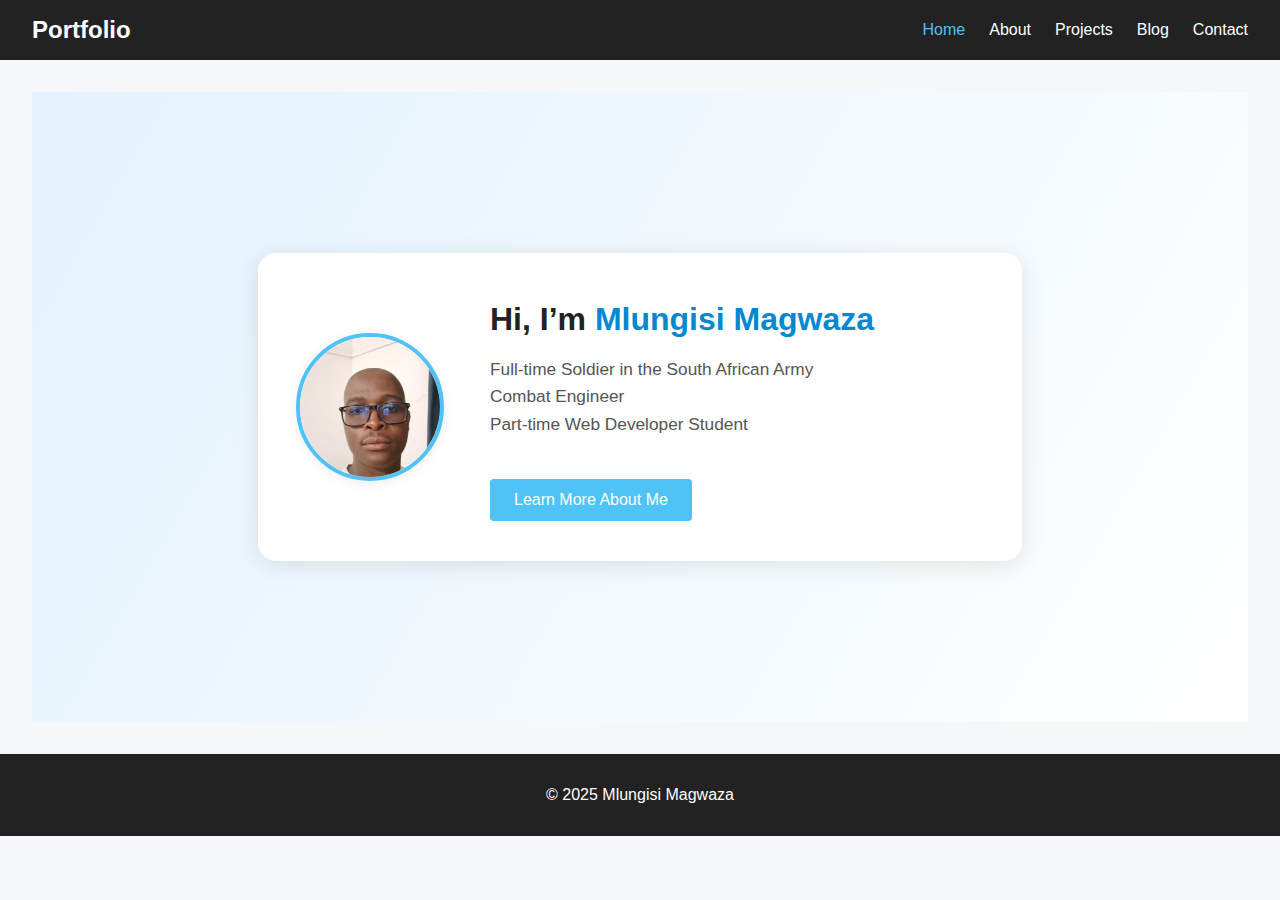
<file: index.html>
<!DOCTYPE html>
<html lang="en">
<head>
    <meta charset="UTF-8">
    <meta name="viewport" content="width=device-width, initial-scale=1.0">
    <title>Home | Student Web Developer</title>
    <link rel="stylesheet" href="style.css">
</head>
<body>
    <header>
    <div class="logo">Portfolio</div>
        <nav>
            <ul>
                <li class="active"><a href="index.html">Home</a></li>
                <li><a href="about.html">About</a></li>
                <li><a href="projects.html">Projects</a></li>
                <li><a href="blog.html">Blog</a></li>
                <li><a href="contact.html">Contact</a></li>
            </ul>
        </nav>
    </header>
    <main>
        <section class="hero-profile-alt">
            <div class="profile-card-alt">
                <div class="profile-img-col">
                    <img src="images/mlungisi.jpg" alt="Mlungisi Magwaza" class="profile-pic-large-alt">
                </div>
                <div class="profile-info-col">
                    <h1>Hi, I’m <span class="highlight">Mlungisi Magwaza</span></h1>
                    <p class="subtitle">Full-time Soldier in the South African Army<br>Combat Engineer<br>Part-time Web Developer Student</p>
                    <a href="about.html" class="btn">Learn More About Me</a>
                </div>
            </div>
        </section>
    </main>
    <footer>
    <p>© 2025 Mlungisi Magwaza</p>
    </footer>
    <script src="script.js"></script>
</body>
</html>
</file>
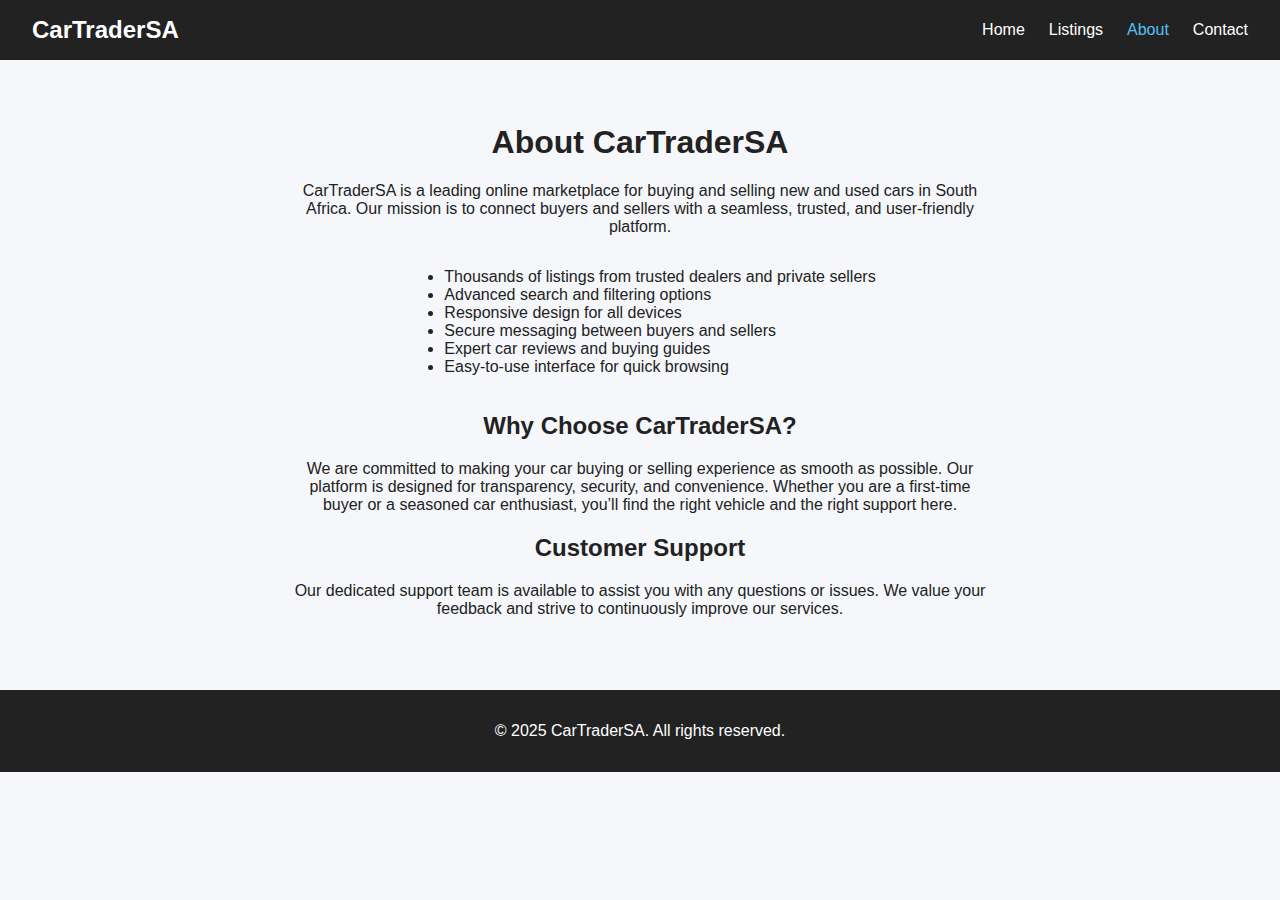
<file: about.html>
<!DOCTYPE html>
<html lang="en">
<head>
    <meta charset="UTF-8">
    <meta name="viewport" content="width=device-width, initial-scale=1.0">
    <title>About | CarTraderSA</title>
    <link rel="stylesheet" href="css/style.css">
</head>
<body>
    <header>
    <div class="logo">CarTraderSA</div>
        <nav>
            <ul>
                <li><a href="index.html">Home</a></li>
                <li><a href="listings.html">Listings</a></li>
                <li class="active"><a href="about.html">About</a></li>
                <li><a href="contact.html">Contact</a></li>
            </ul>
        </nav>
    </header>
    <main>
        <section class="about" style="max-width: 700px; margin: 2rem auto; text-align: center;">
            <h1>About CarTraderSA</h1>
            <p>CarTraderSA is a leading online marketplace for buying and selling new and used cars in South Africa. Our mission is to connect buyers and sellers with a seamless, trusted, and user-friendly platform.</p>
            <ul style="display: inline-block; text-align: left; margin: 1rem auto;">
                <li>Thousands of listings from trusted dealers and private sellers</li>
                <li>Advanced search and filtering options</li>
                <li>Responsive design for all devices</li>
                <li>Secure messaging between buyers and sellers</li>
                <li>Expert car reviews and buying guides</li>
                <li>Easy-to-use interface for quick browsing</li>
            </ul>
            <h2>Why Choose CarTraderSA?</h2>
            <p>We are committed to making your car buying or selling experience as smooth as possible. Our platform is designed for transparency, security, and convenience. Whether you are a first-time buyer or a seasoned car enthusiast, you’ll find the right vehicle and the right support here.</p>
            <h2>Customer Support</h2>
            <p>Our dedicated support team is available to assist you with any questions or issues. We value your feedback and strive to continuously improve our services.</p>
        </section>
    </main>
    <footer>
    <p>&copy; 2025 CarTraderSA. All rights reserved.</p>
    </footer>
    <script src="js/script.js"></script>
</body>
</html>
</file>
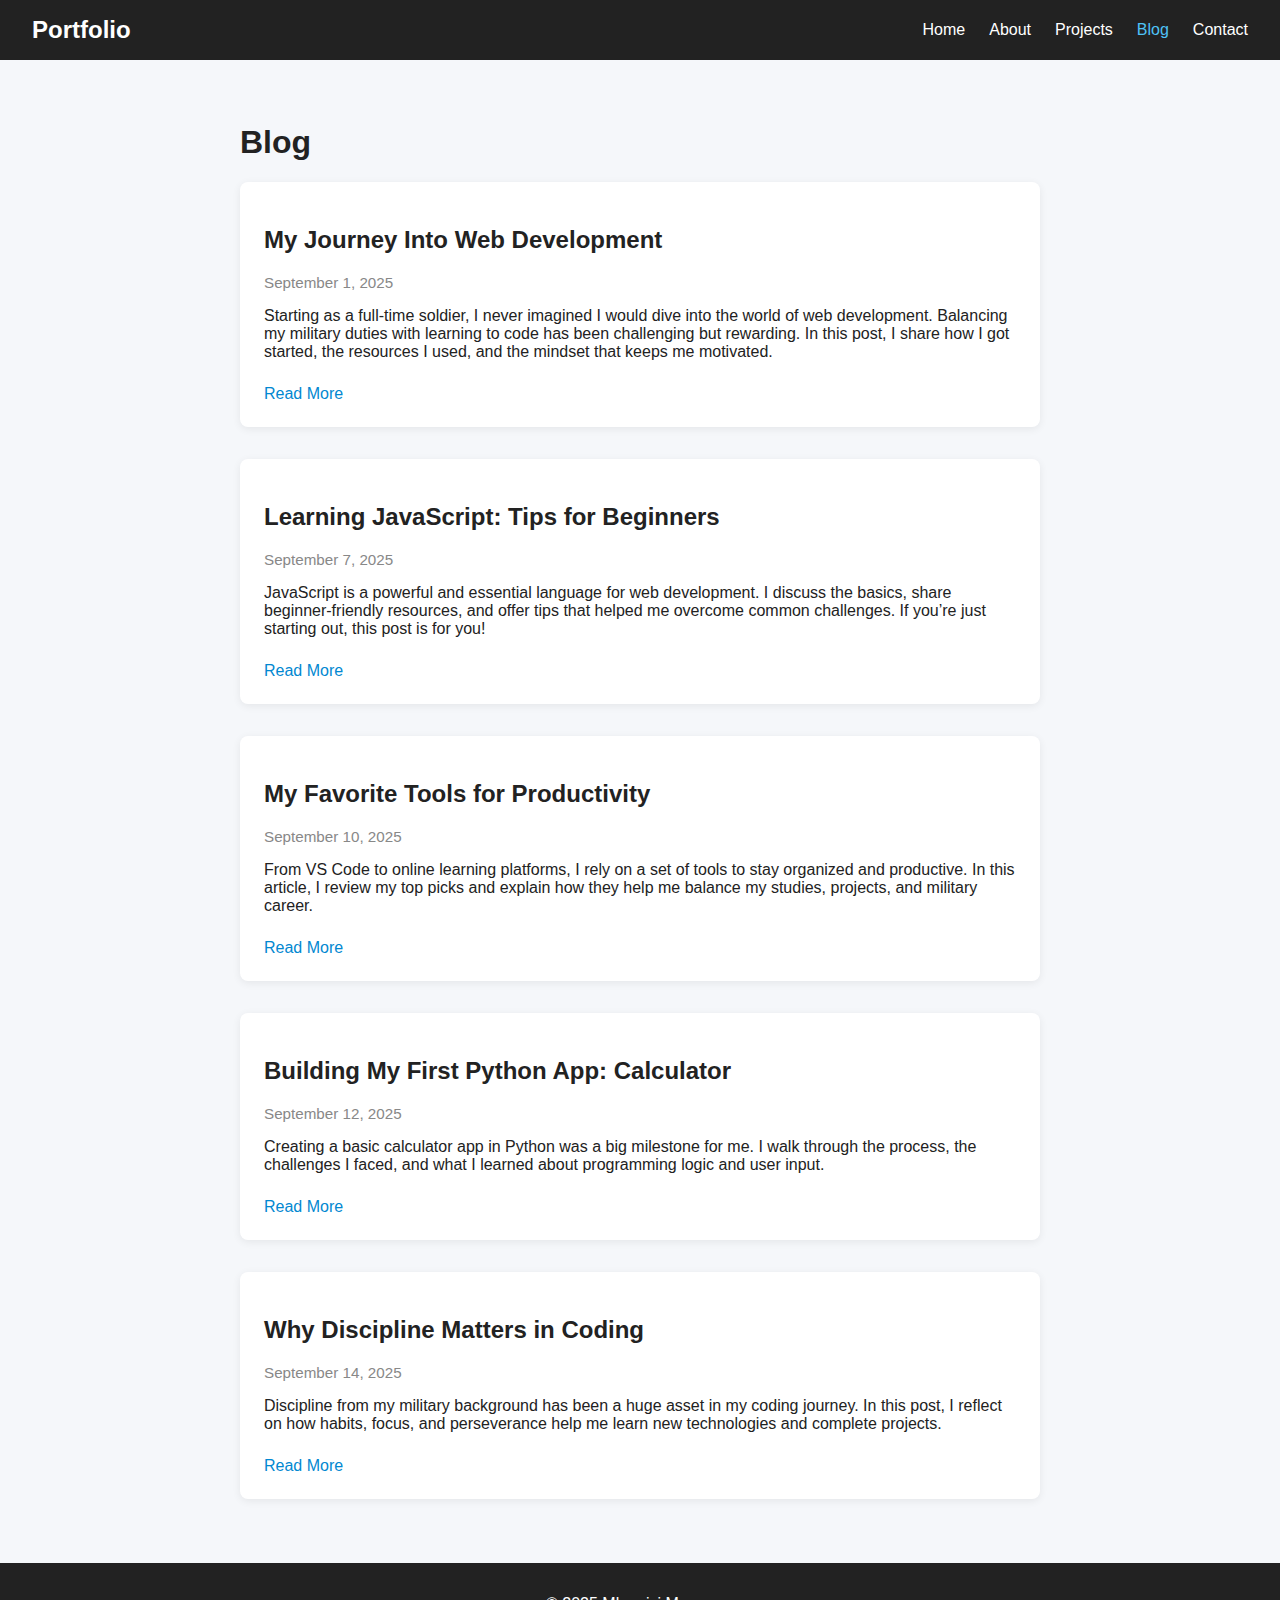
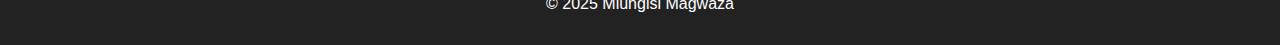
<file: blog.html>
<!DOCTYPE html>
<html lang="en">
<head>
    <meta charset="UTF-8">
    <meta name="viewport" content="width=device-width, initial-scale=1.0">
    <title>Blog | Student Web Developer</title>
    <link rel="stylesheet" href="style.css">
</head>
<body>
    <header>
    <div class="logo">Portfolio</div>
        <nav>
            <ul>
                <li><a href="index.html">Home</a></li>
                <li><a href="about.html">About</a></li>
                <li><a href="projects.html">Projects</a></li>
                <li class="active"><a href="blog.html">Blog</a></li>
                <li><a href="contact.html">Contact</a></li>
            </ul>
        </nav>
    </header>
    <main>
        <section class="blog">
            <h1>Blog</h1>
            <div class="blog-list">
                <div class="blog-post">
                    <h2>My Journey Into Web Development</h2>
                    <span class="date">September 1, 2025</span>
                    <p>Starting as a full-time soldier, I never imagined I would dive into the world of web development. Balancing my military duties with learning to code has been challenging but rewarding. In this post, I share how I got started, the resources I used, and the mindset that keeps me motivated.</p>
                    <a href="#" class="read-more">Read More</a>
                </div>
                <div class="blog-post">
                    <h2>Learning JavaScript: Tips for Beginners</h2>
                    <span class="date">September 7, 2025</span>
                    <p>JavaScript is a powerful and essential language for web development. I discuss the basics, share beginner-friendly resources, and offer tips that helped me overcome common challenges. If you’re just starting out, this post is for you!</p>
                    <a href="#" class="read-more">Read More</a>
                </div>
                <div class="blog-post">
                    <h2>My Favorite Tools for Productivity</h2>
                    <span class="date">September 10, 2025</span>
                    <p>From VS Code to online learning platforms, I rely on a set of tools to stay organized and productive. In this article, I review my top picks and explain how they help me balance my studies, projects, and military career.</p>
                    <a href="#" class="read-more">Read More</a>
                </div>
                <div class="blog-post">
                    <h2>Building My First Python App: Calculator</h2>
                    <span class="date">September 12, 2025</span>
                    <p>Creating a basic calculator app in Python was a big milestone for me. I walk through the process, the challenges I faced, and what I learned about programming logic and user input.</p>
                    <a href="#" class="read-more">Read More</a>
                </div>
                <div class="blog-post">
                    <h2>Why Discipline Matters in Coding</h2>
                    <span class="date">September 14, 2025</span>
                    <p>Discipline from my military background has been a huge asset in my coding journey. In this post, I reflect on how habits, focus, and perseverance help me learn new technologies and complete projects.</p>
                    <a href="#" class="read-more">Read More</a>
                </div>
            </div>
        </section>
    </main>
    <footer>
    <p>© 2025 Mlungisi Magwaza</p>
    </footer>
    <script src="script.js"></script>
</body>
</html>
</file>
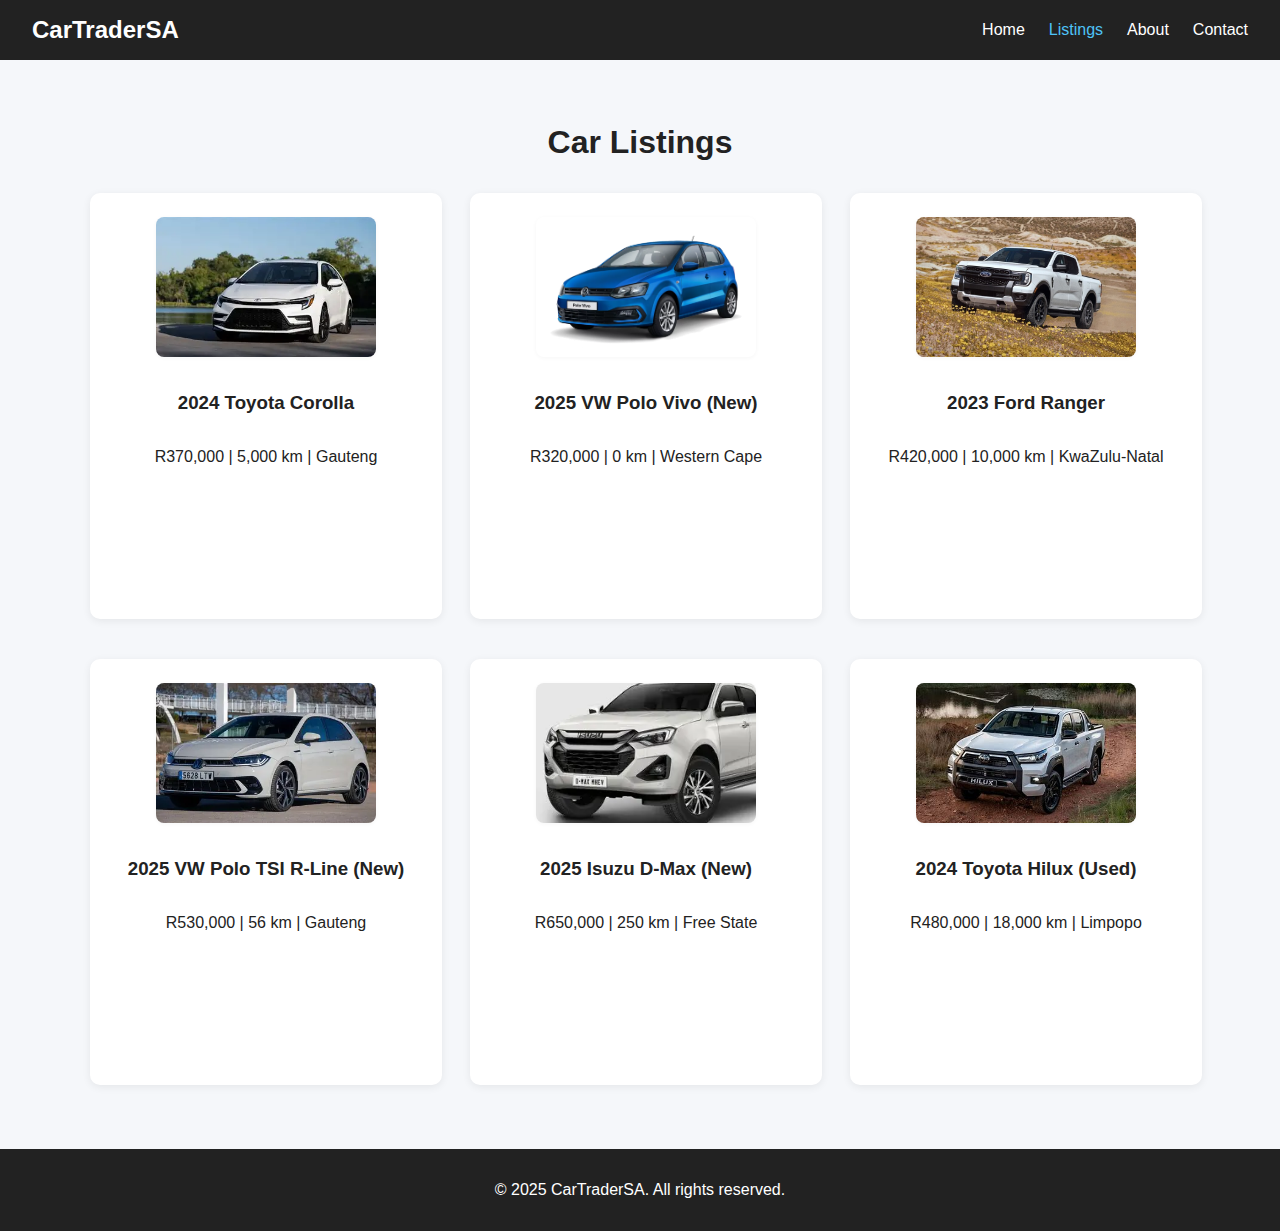
<file: listings.html>
<!DOCTYPE html>
<html lang="en">
<head>
    <meta charset="UTF-8">
    <meta name="viewport" content="width=device-width, initial-scale=1.0">
    <title>Listings | CarTraderSA</title>
    <link rel="stylesheet" href="css/style.css">
</head>
<body>
    <header>
    <div class="logo">CarTraderSA</div>
        <nav>
            <ul>
                <li><a href="index.html">Home</a></li>
                <li class="active"><a href="listings.html">Listings</a></li>
                <li><a href="about.html">About</a></li>
                <li><a href="contact.html">Contact</a></li>
            </ul>
        </nav>
    </header>
    <main>
        <section class="listings">
            <h1>Car Listings</h1>
            <div class="car-grid">
                <!-- Example car cards -->
                <div class="car-card">
                    <img src="images/car1.jpg" alt="2024 Toyota Corolla">
                    <h3>2024 Toyota Corolla</h3>
                    <p>R370,000 | 5,000 km | Gauteng</p>
                </div>
                <div class="car-card">
                    <img src="images/car2.jpg" alt="2025 VW Polo Vivo">
                    <h3>2025 VW Polo Vivo (New)</h3>
                    <p>R320,000 | 0 km | Western Cape</p>
                </div>
                <div class="car-card">
                    <img src="images/car3.jpg" alt="2023 Ford Ranger">
                    <h3>2023 Ford Ranger</h3>
                    <p>R420,000 | 10,000 km | KwaZulu-Natal</p>
                </div>
                <div class="car-card">
                    <img src="images/car4.jpg" alt="2025 VW Polo TSI R-Line">
                    <h3>2025 VW Polo TSI R-Line (New)</h3>
                    <p>R530,000 | 56 km | Gauteng</p>
                </div>
                <div class="car-card">
                    <img src="images/car5.jpg" alt="2025 Isuzu D-Max">
                    <h3>2025 Isuzu D-Max (New)</h3>
                    <p>R650,000 | 250 km | Free State</p>
                </div>
                <div class="car-card">
                    <img src="images/car6.jpg" alt="2024 Toyota Hilux">
                    <h3>2024 Toyota Hilux (Used)</h3>
                    <p>R480,000 | 18,000 km | Limpopo</p>
                </div>
            </div>
        </section>
    </main>
    <footer>
    <p>&copy; 2025 CarTraderSA. All rights reserved.</p>
    </footer>
    <script src="js/script.js"></script>
</body>
</html>
</file>
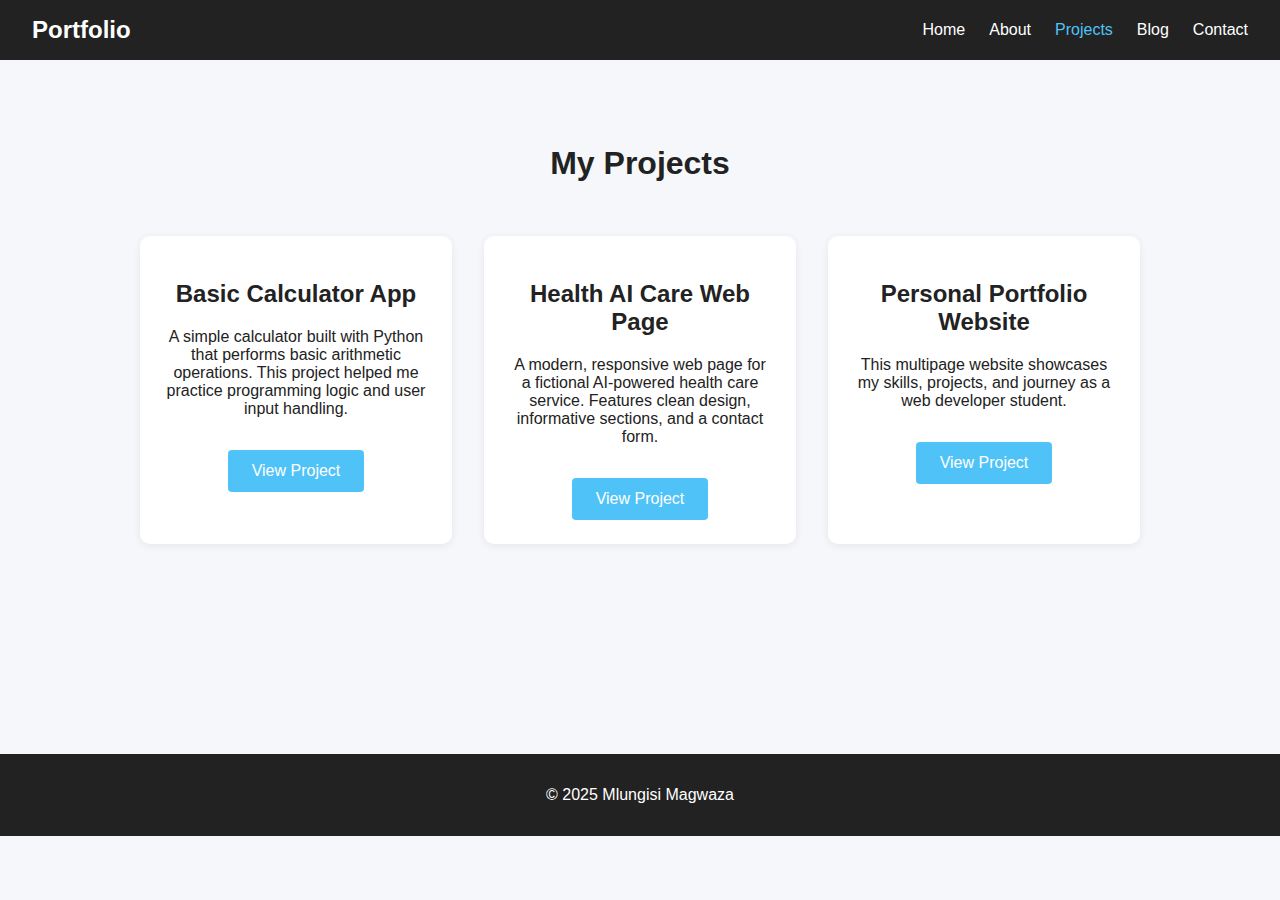
<file: projects.html>
<!DOCTYPE html>
<html lang="en">
<head>
    <meta charset="UTF-8">
    <meta name="viewport" content="width=device-width, initial-scale=1.0">
    <title>Projects | Student Web Developer</title>
    <link rel="stylesheet" href="style.css">
</head>
<body>
    <header>
    <div class="logo">Portfolio</div>
        <nav>
            <ul>
                <li><a href="index.html">Home</a></li>
                <li><a href="about.html">About</a></li>
                <li class="active"><a href="projects.html">Projects</a></li>
                <li><a href="blog.html">Blog</a></li>
                <li><a href="contact.html">Contact</a></li>
            </ul>
        </nav>
    </header>
    <main>
        <section class="projects">
            <h1>My Projects</h1>
            <div class="project-grid">
                <div class="project-card">
                    <h2>Basic Calculator App</h2>
                    <p>A simple calculator built with Python that performs basic arithmetic operations. This project helped me practice programming logic and user input handling.</p>
                    <a href="#" class="btn">View Project</a>
                </div>
                <div class="project-card">
                    <h2>Health AI Care Web Page</h2>
                    <p>A modern, responsive web page for a fictional AI-powered health care service. Features clean design, informative sections, and a contact form.</p>
                    <a href="#" class="btn">View Project</a>
                </div>
                <div class="project-card">
                    <h2>Personal Portfolio Website</h2>
                    <p>This multipage website showcases my skills, projects, and journey as a web developer student.</p>
                    <a href="#" class="btn">View Project</a>
                </div>
            </div>
        </section>
    </main>
    <footer>
    <p>© 2025 Mlungisi Magwaza</p>
    </footer>
    <script src="script.js"></script>
</body>
</html>
</file>
<file: style.css>
.social-row {
    display: flex;
    justify-content: center;
    align-items: center;
    gap: 2.5rem;
    margin-bottom: 1.2rem;
}
.social-icon {
    display: flex;
    align-items: center;
    justify-content: center;
    background: #fff;
    border-radius: 50%;
    width: 48px;
    height: 48px;
    box-shadow: 0 2px 8px rgba(0,0,0,0.07);
    transition: box-shadow 0.2s, transform 0.2s;
}
.social-icon:hover {
    box-shadow: 0 6px 20px rgba(0,0,0,0.13);
    transform: scale(1.08);
}
.contact-info-centered {
    display: flex;
    flex-direction: column;
    align-items: center;
    gap: 0.7rem;
}
.contact-icon {
    display: flex;
    align-items: center;
    gap: 0.5rem;
    text-decoration: none;
    margin-bottom: 0.5rem;
    transition: background 0.2s;
    padding: 0.2rem 0.5rem;
    border-radius: 6px;
}
.contact-icon:hover {
    background: #e3f2fd;
}
.contact-text {
    color: #222;
    font-size: 1rem;
    font-family: inherit;
    word-break: break-all;
}
.hero-profile-alt {
    display: flex;
    justify-content: center;
    align-items: center;
    min-height: 70vh;
    background: linear-gradient(120deg, #e3f2fd 0%, #fff 100%);
    animation: fadeIn 1.2s;
}
.profile-card-alt {
    display: flex;
    flex-direction: row;
    background: #fff;
    border-radius: 18px;
    box-shadow: 0 4px 24px rgba(0,0,0,0.10);
    padding: 2.5rem 2rem;
    max-width: 700px;
    width: 100%;
    align-items: center;
    gap: 2.5rem;
}
.profile-img-col {
    flex: 0 0 160px;
    display: flex;
    justify-content: center;
    align-items: center;
}
.profile-pic-large-alt {
    width: 140px;
    height: 140px;
    border-radius: 50%;
    object-fit: cover;
    border: 4px solid #4fc3f7;
    box-shadow: 0 2px 12px rgba(0,0,0,0.08);
}
.profile-info-col {
    flex: 1;
    text-align: left;
}
.profile-label {
    color: #0288d1;
    font-size: 1.1rem;
    margin-bottom: 0.5rem;
    letter-spacing: 1px;
    text-transform: uppercase;
}
.profile-info-col h1 {
    font-size: 2rem;
    margin: 0.5rem 0 1rem 0;
    font-weight: 700;
}
.profile-info-col .subtitle {
    font-size: 1.08rem;
    color: #555;
    margin-bottom: 1.5rem;
    line-height: 1.6;
}
@media (max-width: 700px) {
    .profile-card-alt {
        flex-direction: column;
        padding: 1.2rem 0.5rem;
        gap: 1.2rem;
        align-items: center;
    }
    .profile-info-col {
        text-align: center;
    }
    .profile-info-col h1 {
        font-size: 1.3rem;
    }
    .profile-info-col .subtitle {
        font-size: 1rem;
    }
    .profile-img-col {
        flex: none;
    }
}
body {
    margin: 0;
    font-family: 'Segoe UI', Arial, sans-serif;
    background: #f5f7fa;
    color: #222;
}
header {
    background: #222;
    color: #fff;
    display: flex;
    align-items: center;
    justify-content: space-between;
    padding: 1rem 2rem;
}
.logo {
    font-size: 1.5rem;
    font-weight: bold;
}
nav ul {
    list-style: none;
    display: flex;
    gap: 1.5rem;
    margin: 0;
    padding: 0;
}
nav ul li a {
    color: #fff;
    text-decoration: none;
    font-weight: 500;
    transition: color 0.2s;
}
nav ul li.active a, nav ul li a:hover {
    color: #4fc3f7;
}
main {
    min-height: 70vh;
    padding: 2rem;
}
footer {
    background: #222;
    color: #fff;
    text-align: center;
    padding: 1rem 0;
    position: relative;
    bottom: 0;
    width: 100%;
}
.btn {
    display: inline-block;
    background: #4fc3f7;
    color: #fff;
    padding: 0.75rem 1.5rem;
    border: none;
    border-radius: 4px;
    text-decoration: none;
    font-size: 1rem;
    margin-top: 1rem;
    transition: background 0.2s, transform 0.2s;
    cursor: pointer;
}
.btn:hover {
    background: #0288d1;
    transform: translateY(-2px) scale(1.03);
}
.welcome {
}

.hero-profile {
    display: flex;
    justify-content: center;
    align-items: center;
    min-height: 70vh;
    background: linear-gradient(120deg, #e3f2fd 0%, #fff 100%);
    animation: fadeIn 1.2s;
}
.profile-card {
    background: #fff;
    border-radius: 18px;
    box-shadow: 0 4px 24px rgba(0,0,0,0.10);
    padding: 2.5rem 2rem;
    display: flex;
    flex-direction: column;
    align-items: center;
    max-width: 480px;
    width: 100%;
    text-align: center;
}
.profile-pic-large {
    width: 120px;
    height: 120px;
    border-radius: 50%;
    object-fit: cover;
    margin-bottom: 1.5rem;
    border: 4px solid #4fc3f7;
}
.profile-info h2 {
    color: #0288d1;
    font-size: 1.2rem;
    margin-bottom: 0.5rem;
    letter-spacing: 1px;
    text-transform: uppercase;
}
.profile-info h1 {
    font-size: 2.2rem;
    margin: 0.5rem 0 1rem 0;
    font-weight: 700;
}
.highlight {
    color: #0288d1;
}
.subtitle {
    font-size: 1.1rem;
    color: #555;
    margin-bottom: 1.5rem;
    line-height: 1.6;
}
@media (max-width: 600px) {
    .profile-card {
        padding: 1.2rem 0.5rem;
    }
    .profile-info h1 {
        font-size: 1.3rem;
    }
    .subtitle {
        font-size: 1rem;
    }
}
@keyframes fadeIn {
    from { opacity: 0; transform: translateY(30px); }
    to { opacity: 1; transform: translateY(0); }
}
.about {
    max-width: 600px;
    margin: 2rem auto;
    text-align: center;
}

.about-bio {
    text-align: left;
    margin-bottom: 2rem;
}

.skills-list {
    display: flex;
    flex-direction: column;
    gap: 1.5rem;
    margin-top: 1.5rem;
}
.skill-item {
    background: #e3f2fd;
    border-radius: 8px;
    padding: 1rem 1.5rem;
    text-align: left;
    box-shadow: 0 1px 4px rgba(0,0,0,0.04);
}
.skill-title {
    font-weight: 600;
    color: #0288d1;
}
.skill-bar {
    background: #b3e5fc;
    border-radius: 6px;
    height: 12px;
    margin: 0.5rem 0 0.5rem 0;
    width: 100%;
    overflow: hidden;
}
.bar {
    height: 100%;
    border-radius: 6px;
    transition: width 0.7s;
}
.bar-full {
    width: 100%;
    background: linear-gradient(90deg, #0288d1 70%, #4fc3f7 100%);
}
.bar-mid {
    width: 60%;
    background: linear-gradient(90deg, #4fc3f7 70%, #b3e5fc 100%);
}
.bar-low {
    width: 35%;
    background: linear-gradient(90deg, #81d4fa 70%, #b3e5fc 100%);
}
.skill-desc {
    font-size: 0.98rem;
    color: #555;
}
}
.profile-pic {
    width: 120px;
    height: 120px;
    border-radius: 50%;
    object-fit: cover;
    margin-bottom: 1rem;
}
.skills {
    display: flex;
    justify-content: center;
    gap: 1.5rem;
    padding: 0;
    list-style: none;
    margin-top: 1rem;
}
.skills li {
    background: #e3f2fd;
    color: #0288d1;
    padding: 0.5rem 1rem;
    border-radius: 20px;
    font-weight: 500;
    font-size: 1rem;
}
.projects {
    max-width: 1000px;
    margin: 2rem auto;
    display: flex;
    flex-direction: column;
    align-items: center;
    justify-content: center;
    text-align: center;
}
.project-grid {
    display: grid;
    grid-template-columns: repeat(auto-fit, minmax(260px, 1fr));
    gap: 2rem;
    margin-top: 2rem;
    justify-items: center;
}
.project-card {
    background: #fff;
    border-radius: 10px;
    box-shadow: 0 2px 8px rgba(0,0,0,0.07);
    padding: 1.5rem;
    text-align: center;
    transition: transform 0.2s, box-shadow 0.2s;
}
.project-card:hover {
    transform: translateY(-6px) scale(1.03);
    box-shadow: 0 6px 20px rgba(0,0,0,0.13);
}
.project-card img {
    width: 100%;
    max-width: 220px;
    border-radius: 6px;
    margin-bottom: 1rem;
}
.blog {
    max-width: 800px;
    margin: 2rem auto;
}
.blog-list {
    display: flex;
    flex-direction: column;
    gap: 2rem;
}
.blog-post {
    background: #fff;
    border-radius: 8px;
    box-shadow: 0 2px 8px rgba(0,0,0,0.07);
    padding: 1.5rem;
    transition: box-shadow 0.2s;
}
.blog-post:hover {
    box-shadow: 0 6px 20px rgba(0,0,0,0.13);
}
.blog-post .date {
    color: #888;
    font-size: 0.95rem;
    margin-bottom: 0.5rem;
    display: block;
}
.read-more {
    color: #0288d1;
    text-decoration: none;
    font-weight: 500;
    margin-top: 0.5rem;
    display: inline-block;
}
.contact {
    max-width: 500px;
    margin: 2rem auto;
    text-align: center;
}
form {
    display: flex;
    flex-direction: column;
    gap: 1rem;
    margin-top: 1rem;
}
input, textarea {
    padding: 0.75rem;
    border: 1px solid #bdbdbd;
    border-radius: 4px;
    font-size: 1rem;
    resize: none;
}
.social {
    margin-top: 2rem;
    display: flex;
    justify-content: center;
    gap: 2rem;
}
.social img {
    width: 32px;
    height: 32px;
    transition: transform 0.2s;
}
.social img:hover {
    transform: scale(1.15);
}
</file>
<file: css/style.css>
box-sizing: border-box;
    transition: border 0.2s, box-shadow 0.2s;
}
#contactForm input:focus,
#contactForm textarea:focus {
    border: 1.5px solid #4fc3f7;
    outline: none;
    box-shadow: 0 0 0 2px #b3e5fc33;
}
#contactForm textarea {
    min-height: 90px;
    resize: vertical;
    width: 100%;
    max-width: 400px;
    box-sizing: border-box;
}
#contactForm .btn {
    width: 100%;
    max-width: 400px;
    background: #4fc3f7;
    color: #fff;
    padding: 0.9rem 0;
    border: none;
    border-radius: 5px;
    font-size: 1.1rem;
    font-weight: 600;
    cursor: pointer;
    margin-top: 0.5rem;
    transition: background 0.2s, box-shadow 0.2s;
    box-shadow: 0 2px 8px rgba(79,195,247,0.10);
}
#contactForm .btn:hover {
    background: #0288d1;
}
#contactForm {
    background: none;
    border-radius: 0;
    box-shadow: none;
    padding: 0;
    margin: 2.5rem auto 2rem auto;
    max-width: 450px;
    width: 100%;
    display: flex;
    flex-direction: column;
    gap: 1.5rem;
    align-items: center;
}
#contactForm label {
    text-align: center;
    font-weight: 500;
    margin-bottom: 0.5rem;
    font-size: 1.1rem;
    color: #222;
}
#contactForm input,
#contactForm textarea {
    width: 100%;
    max-width: 420px;
    padding: 0.9rem 1.1rem;
    border: 1.5px solid #e0e0e0;
    border-radius: 5px;
    font-size: 1.08rem;
    background: #fff;
    margin-bottom: 0.5rem;
    box-sizing: border-box;
    transition: border 0.2s, box-shadow 0.2s;
}
#contactForm input:focus,
#contactForm textarea:focus {
    border: 1.5px solid #4fc3f7;
    outline: none;
    box-shadow: 0 0 0 2px #b3e5fc33;
}
#contactForm textarea {
    min-height: 90px;
    resize: vertical;
}
#contactForm .btn {
    width: 100%;
    max-width: 420px;
    background: #4fc3f7;
    color: #fff;
    padding: 0.9rem 0;
    border: none;
    border-radius: 5px;
    font-size: 1.1rem;
    font-weight: 600;
    cursor: pointer;
    margin-top: 0.5rem;
    transition: background 0.2s, box-shadow 0.2s;
    box-shadow: 0 2px 8px rgba(79,195,247,0.10);
}
#contactForm .btn:hover {
    background: #0288d1;
}
#contactForm {
    background: none;
    border-radius: 0;
    box-shadow: none;
    padding: 0;
    margin: 2.5rem auto 2rem auto;
    max-width: 500px;
    width: 100%;
    display: flex;
    flex-direction: column;
    gap: 1.5rem;
    align-items: center;
}
#contactForm label {
    text-align: center;
    font-weight: 500;
    margin-bottom: 0.5rem;
    font-size: 1.1rem;
    color: #222;
}
#contactForm input,
#contactForm textarea {
    width: 100%;
    max-width: 420px;
    padding: 0.9rem 1.1rem;
    border: 1.5px solid #e0e0e0;
    border-radius: 5px;
    font-size: 1.08rem;
    background: #fff;
    margin-bottom: 0.5rem;
    box-sizing: border-box;
    transition: border 0.2s, box-shadow 0.2s;
}
#contactForm input:focus,
#contactForm textarea:focus {
    border: 1.5px solid #4fc3f7;
    outline: none;
    box-shadow: 0 0 0 2px #b3e5fc33;
}
#contactForm textarea {
    min-height: 90px;
    resize: vertical;
}
#contactForm .btn {
    width: 100%;
    max-width: 420px;
    background: #4fc3f7;
    color: #fff;
    padding: 0.9rem 0;
    border: none;
    border-radius: 5px;
    font-size: 1.1rem;
    font-weight: 600;
    cursor: pointer;
    margin-top: 0.5rem;
    transition: background 0.2s, box-shadow 0.2s;
    box-shadow: 0 2px 8px rgba(79,195,247,0.10);
}
#contactForm .btn:hover {
    background: #0288d1;
}
#contactForm {
    background: rgba(255,255,255,0.7);
    border-radius: 18px;
    box-shadow: 0 8px 32px 0 rgba(31, 38, 135, 0.18);
    -webkit-backdrop-filter: blur(8px);
    backdrop-filter: blur(8px);
    border: 1.5px solid rgba(79,195,247,0.18);
    padding: 2rem 1.5rem 2.5rem 1.5rem;
    margin: 2.5rem auto 2rem auto;
    max-width: 400px;
    width: 95%;
    display: flex;
    flex-direction: column;
    gap: 1.2rem;
    align-items: stretch;
    transition: box-shadow 0.3s;
}
#contactForm input,
#contactForm textarea {
    padding: 1rem 1.2rem;
    border: 1.5px solid #b3e5fc;
    border-radius: 8px;
    font-size: 1.08rem;
    background: #fafdff;
    transition: border 0.2s, box-shadow 0.2s, background 0.2s;
    box-shadow: 0 1px 8px rgba(79,195,247,0.08);
    margin-bottom: 0.2rem;
    width: 100%;
    box-sizing: border-box;
}
#contactForm input:focus,
#contactForm textarea:focus {
    border: 1.5px solid #0288d1;
    box-shadow: 0 0 0 2px #b3e5fc;
    outline: none;
    background: #fff;
}
/* Force small, centered contact form fields */
    #contactForm {
        background: rgba(255,255,255,0.7);
        border-radius: 18px;
        box-shadow: 0 8px 32px 0 rgba(31, 38, 135, 0.18);
        -webkit-backdrop-filter: blur(8px);
        backdrop-filter: blur(8px);
        border: 1.5px solid rgba(79,195,247,0.18);
        padding: 1.5rem 1.2rem 1.7rem 1.2rem;
        margin: 3rem auto 2rem auto;
        max-width: 340px;
        width: 95%;
        display: flex;
        flex-direction: column;
        gap: 1rem;
        align-items: center;
        transition: box-shadow 0.3s;
    }
/* Input group for contact form fields */
.input-group {
    display: flex;
    flex-direction: column;
    gap: 0.3rem;
    margin-bottom: 0.7rem;
    .input-group {
        display: flex;
        flex-direction: column;
        gap: 0.3rem;
        margin-bottom: 0.7rem;
    }
}
.input-group label {
    font-weight: 600;
    color: #0288d1;
    display: flex;
    align-items: center;
    gap: 0.5em;
    font-size: 1.05rem;
    #contactForm input {
        width: 50%;
        margin-left: auto;
        margin-right: auto;
        display: block;
        text-align: center;
        height: 32px;
    }
    margin-bottom: 0.1rem;
}
.input-icon {
    font-size: 1.2em;
    color: #4fc3f7;
    display: inline-flex;
    align-items: center;
    margin-right: 0.2em;
}
/* Send button with icon styles */
    #contactForm textarea {
        width: 70%;
        min-width: 120px;
        max-width: 320px;
        height: 80px;
        margin-left: auto;
        margin-right: auto;
        display: block;
        text-align: left;
    }
.btn .btn-icon-label {
    display: inline-flex;
    align-items: center;
    gap: 0.5em;
}
.btn .btn-icon-label svg {
    vertical-align: middle;
}
#contactForm input,
#contactForm textarea {
    padding: 1rem 1.2rem;
    border: 1.5px solid #b3e5fc;
    border-radius: 8px;
    font-size: 1.08rem;
    background: #fafdff;
#contactForm {
    background: rgba(255,255,255,0.7);
    border-radius: 18px;
    box-shadow: 0 8px 32px 0 rgba(31, 38, 135, 0.18);
    -webkit-backdrop-filter: blur(8px);
    backdrop-filter: blur(8px);
    border: 1.5px solid rgba(79,195,247,0.18);
    padding: 1.5rem 1.2rem 1.7rem 1.2rem;
    margin: 3rem auto 2rem auto;
    max-width: 340px;
    width: 95%;
    display: flex;
    flex-direction: column;
    gap: 1rem;
    align-items: center;
    transition: box-shadow 0.3s;
}
    letter-spacing: 0.5px;
    font-size: 1.02rem;
}
#contactForm textarea {
    min-height: 120px;
    resize: vertical;
}
/* --- Contact Page Modern Redesign --- */
#contactForm {
    background: rgba(255,255,255,0.7);
    border-radius: 18px;
#contactForm input,
#contactForm textarea {
    padding: 0.7rem 0.7rem;
    border: 1.5px solid #b3e5fc;
    border-radius: 8px;
    font-size: 1rem;
    background: rgba(255,255,255,0.85);
    transition: border 0.2s, box-shadow 0.2s, background 0.2s;
    box-shadow: 0 1px 8px rgba(79,195,247,0.08);
    margin-bottom: 0.2rem;
    width: 50px;
    height: 200px;
    margin-left: auto;
    margin-right: auto;
    display: block;
    box-sizing: border-box;
    text-align: center;
}
    transition: box-shadow 0.3s;
}
    align-items: center;
}
}
#contactForm input:focus,
#contactForm textarea:focus {
    border: 1.5px solid #0288d1;
    box-shadow: 0 0 0 2px #b3e5fc;
    outline: none;
    background: #fff;
}
#contactForm label {
.input-group label {
    font-weight: 600;
    color: #0288d1;
    display: flex;
    align-items: center;
    gap: 0.5em;
    font-size: 1.01rem;
    margin-bottom: 0.1rem;
    justify-content: center;
}
    resize: vertical;
}
.btn {
    background: linear-gradient(90deg, #4fc3f7 60%, #0288d1 100%);
    color: #fff;
    padding: 0.9rem 1.7rem;
    border: none;
    border-radius: 8px;
    text-decoration: none;
    font-size: 1.08rem;
    margin-top: 1rem;
    transition: background 0.2s, transform 0.2s, box-shadow 0.2s;
    cursor: pointer;
    font-weight: 600;
    box-shadow: 0 2px 8px rgba(79,195,247,0.10);
    letter-spacing: 0.5px;
}
.btn:hover {
    background: linear-gradient(90deg, #0288d1 60%, #4fc3f7 100%);
    transform: translateY(-2px) scale(1.04);
    box-shadow: 0 6px 20px rgba(79,195,247,0.18);
}
.contact {
    text-align: center;
}
#contactForm {
    display: flex;
    flex-direction: column;
    gap: 1.2rem;
    margin-top: 1.5rem;
    align-items: stretch;
}
#contactForm label {
    text-align: left;
    font-weight: 500;
    margin-bottom: 0.2rem;
}
#contactForm input,
#contactForm textarea {
    padding: 0.75rem;
    border: 1px solid #bdbdbd;
    border-radius: 4px;
    font-size: 1rem;
    resize: none;
    background: #f5f7fa;
    transition: border 0.2s;
}
#contactForm input:focus,
#contactForm textarea:focus {
    border: 1.5px solid #4fc3f7;
    outline: none;
}
.btn {
    background: #4fc3f7;
    color: #fff;
    padding: 0.75rem 1.5rem;
    border: none;
    border-radius: 4px;
    text-decoration: none;
    font-size: 1rem;
    margin-top: 1rem;
    transition: background 0.2s, transform 0.2s;
    cursor: pointer;
    font-weight: 600;
    box-shadow: 0 1px 4px rgba(0,0,0,0.04);
}
.btn:hover {
    background: #0288d1;
    transform: translateY(-2px) scale(1.03);
}
.social {
    margin-top: 2.2rem;
    display: flex;
    justify-content: center;
    gap: 2rem;
}
.social-row {
    display: flex;
    justify-content: center;
    align-items: center;
    gap: 2.5rem;
    margin-bottom: 1.2rem;
}
.social-icon {
    display: flex;
    align-items: center;
    justify-content: center;
    background: #fff;
    border-radius: 50%;
    width: 48px;
    height: 48px;
    box-shadow: 0 2px 8px rgba(0,0,0,0.07);
    transition: box-shadow 0.2s, transform 0.2s, background 0.2s;
}
.social-icon:hover {
    box-shadow: 0 6px 20px rgba(0,0,0,0.13);
    transform: scale(1.08);
    background: #e3f2fd;
}
.social-icon svg {
    width: 32px;
    height: 32px;
}
@media (max-width: 600px) {
    .contact {
        padding: 1rem 0.3rem 1.5rem 0.3rem;
    }
    .social {
        gap: 1rem;
    }
    .social-row {
        gap: 1.2rem;
    }
}

/* Contact info icons and hover */
.contact-info-centered {
    display: flex;
    flex-direction: column;
    align-items: center;
    gap: 0.7rem;
    margin-bottom: 1.5rem;
}
.contact-icon {
    display: flex;
    align-items: center;
    gap: 0.5rem;
    text-decoration: none;
    margin-bottom: 0.5rem;
    transition: background 0.2s;
    padding: 0.2rem 0.5rem;
    border-radius: 6px;
}
.contact-icon:hover {
    background: #e3f2fd;
}
.icon-img {
    width: 24px;
    height: 24px;
    display: inline-block;
    vertical-align: middle;
    filter: grayscale(0.2);
    transition: filter 0.2s, transform 0.2s;
}
.contact-icon:hover .icon-img {
    filter: grayscale(0) brightness(1.2);
    transform: scale(1.15);
}
.contact-text {
    color: #222;
    font-size: 1rem;
    font-family: inherit;
    word-break: break-all;
}
body {
    margin: 0;
    font-family: 'Segoe UI', Arial, sans-serif;
    background: #f5f7fa;
    color: #222;
}
header {
    background: #222;
    color: #fff;
    display: flex;
    align-items: center;
    justify-content: space-between;
    padding: 1rem 2rem;
}
.logo {
    font-size: 1.5rem;
    font-weight: bold;
}
nav ul {
    list-style: none;
    display: flex;
    gap: 1.5rem;
    margin: 0;
    padding: 0;
}
nav ul li a {
    color: #fff;
    text-decoration: none;
    font-weight: 500;
    transition: color 0.2s;
}
nav ul li.active a, nav ul li a:hover {
    color: #4fc3f7;
}
main {
    min-height: 70vh;
    padding: 2rem;
    box-sizing: border-box;
    width: 100%;
    overflow-x: hidden;
}
.hero {
    text-align: center;
    padding: 3rem 1rem 2rem 1rem;
    background: linear-gradient(120deg, #e3f2fd 0%, #fff 100%);
}
.hero h1 {
    font-size: 2.5rem;
    margin-bottom: 1rem;
}
.hero p {
    font-size: 1.2rem;
    margin-bottom: 2rem;
}
.btn {
    display: inline-block;
    background: #4fc3f7;
    color: #fff;
    padding: 0.75rem 1.5rem;
    border: none;
    border-radius: 4px;
    text-decoration: none;
    font-size: 1rem;
    margin-top: 1rem;
    transition: background 0.2s, transform 0.2s;
    cursor: pointer;
}
.btn:hover {
    background: #0288d1;
    transform: translateY(-2px) scale(1.03);
}
.featured, .listings {
    max-width: 1100px;
    margin: 2rem auto;
    text-align: center;
}
/* Car grid improvements for better alignment and equal height */
/* Car grid: 3 per row on desktop, 2 on tablet, 1 on mobile */
.car-grid {
    display: grid;
    grid-template-columns: repeat(3, 1fr);
    gap: 2.5rem;
    margin-top: 2rem;
    justify-items: stretch;
    align-items: stretch;
}

@media (max-width: 900px) {
    .car-grid {
        grid-template-columns: repeat(2, 1fr);
    }
}

@media (max-width: 600px) {
    .car-grid {
        grid-template-columns: 1fr;
    }
}
.car-card {
    background: #fff;
    border-radius: 10px;
    box-shadow: 0 2px 8px rgba(0,0,0,0.07);
    padding: 1.5rem 1rem 2rem 1rem;
    text-align: center;
    transition: transform 0.2s, box-shadow 0.2s;
    width: 100%;
    max-width: 320px;
    min-height: 370px;
    display: flex;
    flex-direction: column;
    align-items: center;
    justify-content: flex-start;
}
.car-card:hover {
    transform: translateY(-6px) scale(1.03);
    box-shadow: 0 6px 20px rgba(0,0,0,0.13);
}
.car-card img {
    width: 100%;
    max-width: 220px;
    height: 140px;
    object-fit: cover;
    border-radius: 8px;
    margin-bottom: 1rem;
    box-shadow: 0 1px 4px rgba(0,0,0,0.04);
}
footer {
    background: #222;
    color: #fff;
    text-align: center;
    padding: 1rem 0;
    position: relative;
    bottom: 0;
    width: 100%;
}
@media (max-width: 900px) {
    header {
        flex-direction: column;
        align-items: flex-start;
        padding: 1rem 1rem;
    }
    nav ul {
        gap: 1rem;
        flex-wrap: wrap;
    }
    main {
        padding: 1rem;
    }
}
@media (max-width: 600px) {
    header {
        flex-direction: column;
        align-items: flex-start;
        padding: 0.5rem 0.5rem;
    }
    nav ul {
        flex-direction: column;
        gap: 0.5rem;
        width: 100%;
        align-items: flex-start;
    }
    main {
        padding: 0.5rem;
    }
    .car-card {
        max-width: 100vw;
        width: 100vw;
        box-sizing: border-box;
    }
}
</file>
